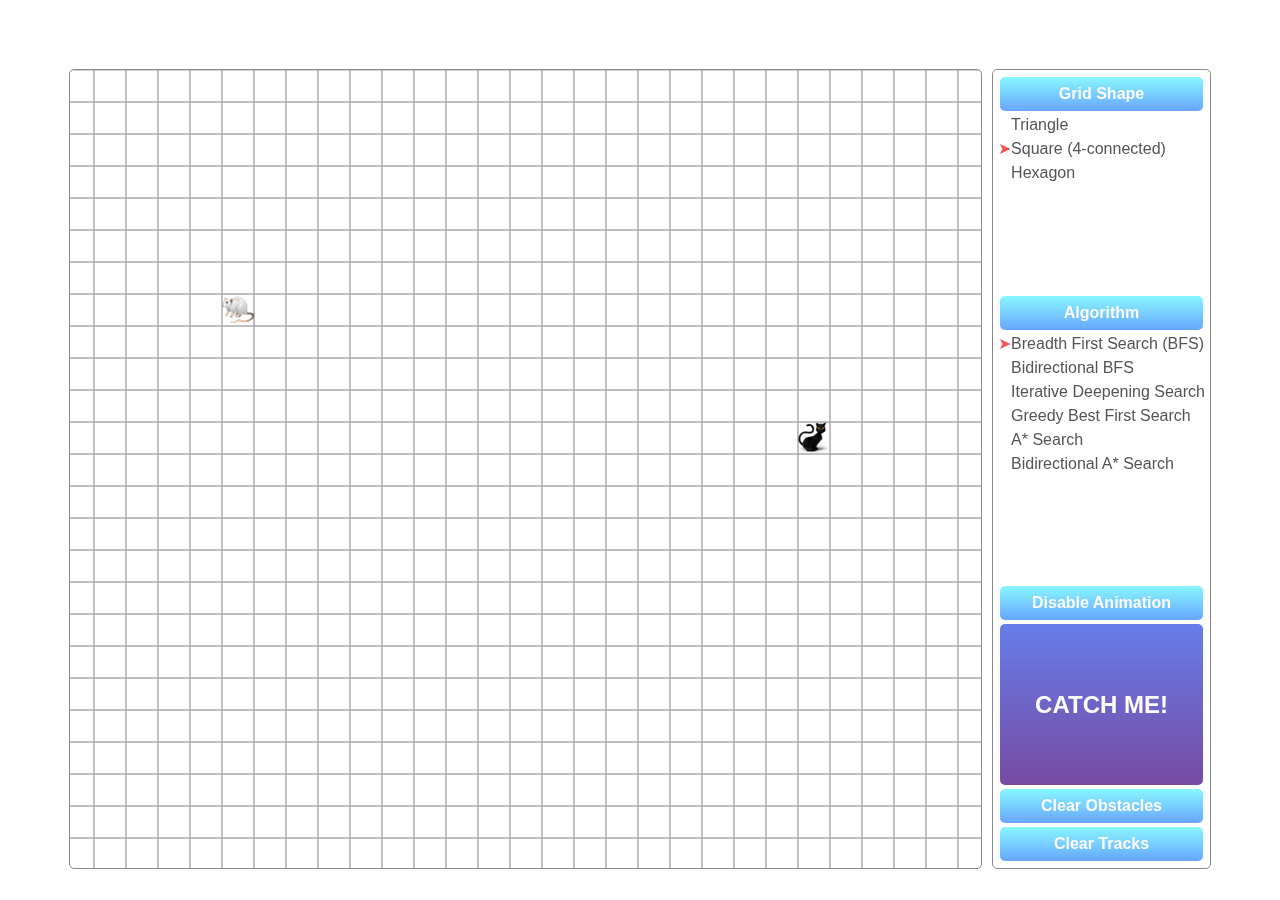
<file: index.html>
<!DOCTYPE html>
<html>
<head>
    <meta charset="utf-8">
    <title>CATCH ME IF YOU CAN!</title>
    <link rel="stylesheet" type="text/css" href="css/style.css">
</head>
<body>
    <div id="container">
    <div id="sub-container">
        <div id="map-container">
            <canvas id="grid-layer" width="2048" height="2048"></canvas>
            <canvas id="obstacle-layer" width="2048" height="2048"></canvas>
            <canvas id="src-dst-layer" width="2048" height="2048"></canvas>
            <canvas id="track-layer" width="2048" height="2048"></canvas>
        </div>
        <div id="panel">
            <div id="grid-shape">
                <button>Grid Shape</button>
                <input type="radio" name="grid-shape" value="0" id="triangle">
                <label for="triangle">Triangle</label>
                <input type="radio" name="grid-shape" value="1" id="square" checked="checked">
                <label for="square">Square (4-connected)</label>
                <input type="radio" name="grid-shape" value="2" id="hexagon">
                <label for="hexagon">Hexagon</label>
            </div>
            <div id="algorithm">
                <button>Algorithm</button>
                <input type="radio" name="algorithm" value="0" id="bfs" checked="checked">
                <label for="bfs">Breadth First Search (BFS)</label>
                <input type="radio" name="algorithm" value="1" id="bibfs">
                <label for="bibfs">Bidirectional BFS</label>
                <input type="radio" name="algorithm" value="2" id="ids">
                <label for="ids">Iterative Deepening Search</label>
                <input type="radio" name="algorithm" value="3" id="gbfs">
                <label for="gbfs">Greedy Best First Search</label>
                <input type="radio" name="algorithm" value="4" id="astar">
                <label for="astar">A* Search</label>
                <input type="radio" name="algorithm" value="5" id="biastar">
                <label for="biastar">Bidirectional A* Search</label>
            </div>
            <div id="buttons">
                <button id="animation">Disable Animation</button>
                <button id="catch-me">CATCH ME!</button>
                <button id="clear-obstacles">Clear Obstacles</button>
                <button id="clear-tracks">Clear Tracks</button>
            </div>
        </div>
    </div>
    </div>
    <script type="text/javascript" src="js/jquery-3.2.1.min.js"></script>
    <script type="text/javascript" src="js/utility.js"></script>
    <script type="text/javascript" src="js/painter.js"></script>
    <script type="text/javascript" src="js/searcher.js"></script>
    <script type="text/javascript" src="js/setup.js"></script>
</body>
</html>
</file>
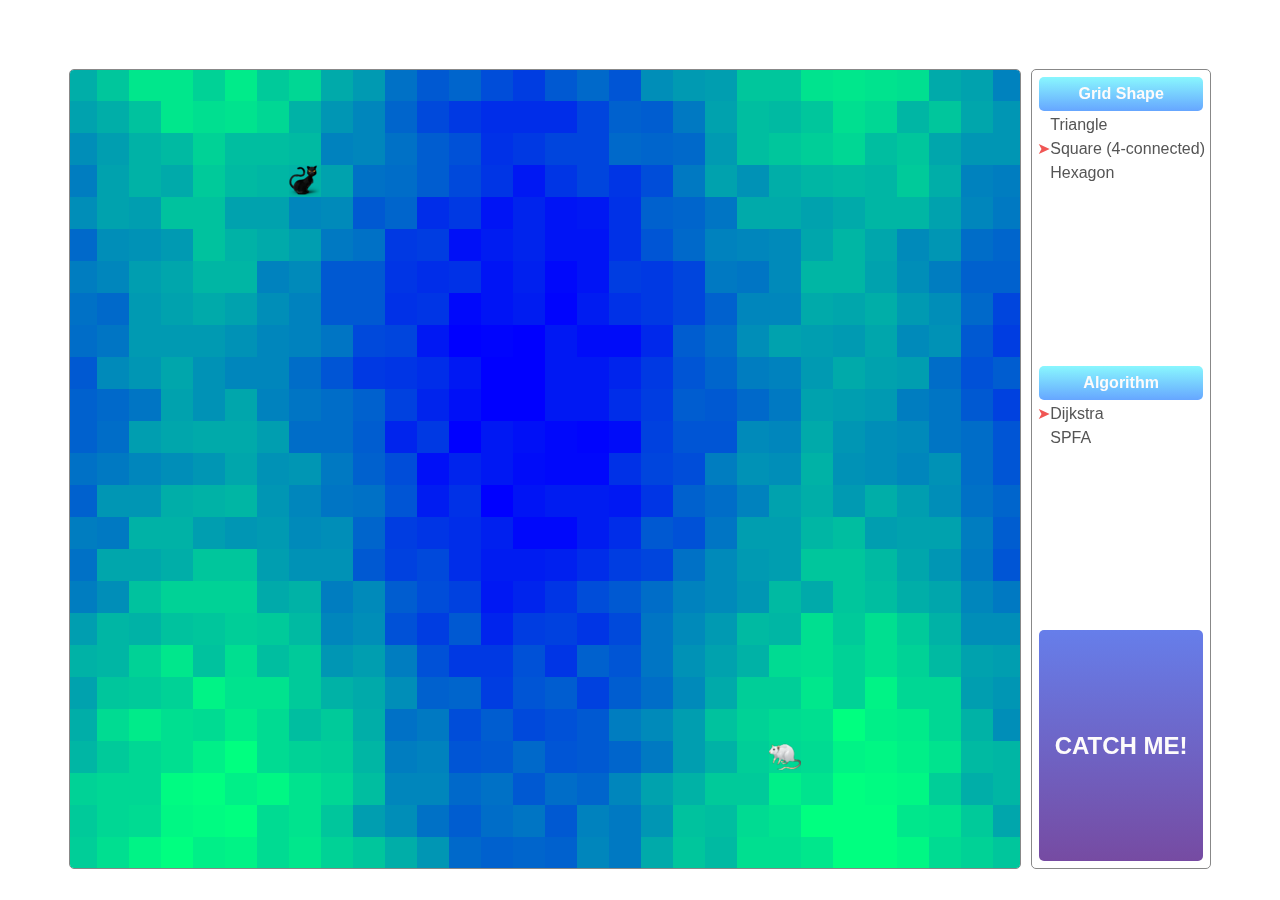
<file: contrib/index.html>
<!DOCTYPE html>
<html>
<head>
    <meta charset="utf-8">
    <title>CATCH ME IF YOU CAN!</title>
    <link rel="stylesheet" type="text/css" href="../css/style.css">
</head>
<body>
    <div id="container">
    <div id="sub-container">
        <div id="map-container">
            <canvas id="terrain-layer" width="2048" height="2048"></canvas>
            <canvas id="src-layer" width="2048" height="2048"></canvas>
            <canvas id="dst-layer" width="2048" height="2048"></canvas>
            <canvas id="track-layer" width="2048" height="2048"></canvas>
        </div>
        <div id="panel">
            <div id="grid-shape">
                <button>Grid Shape</button>
                <input type="radio" name="grid-shape" value="0" id="triangle">
                <label for="triangle">Triangle</label>
                <input type="radio" name="grid-shape" value="1" id="square" checked="checked">
                <label for="square">Square (4-connected)</label>
                <input type="radio" name="grid-shape" value="2" id="hexagon">
                <label for="hexagon">Hexagon</label>
            </div>
            <div id="algorithm">
                <button>Algorithm</button>
                <input type="radio" name="algorithm" value="0" id="dijkstra" checked="checked">
                <label for="dijkstra">Dijkstra</label>
                <input type="radio" name="algorithm" value="1" id="spfa">
                <label for="spfa">SPFA</label>
            </div>
            <div id="buttons">
                <button id="catch-me">CATCH ME!</button>
            </div>
        </div>
    </div>
    </div>
    <script type="text/javascript" src="../js/jquery-3.2.1.min.js"></script>
    <script type="text/javascript" src="../js/utility.js"></script>
    <script type="text/javascript" src="../js/painter.js"></script>
    <script type="text/javascript" src="searcher.js"></script>
    <script type="text/javascript" src="setup.js"></script>
</body>
</html>
</file>
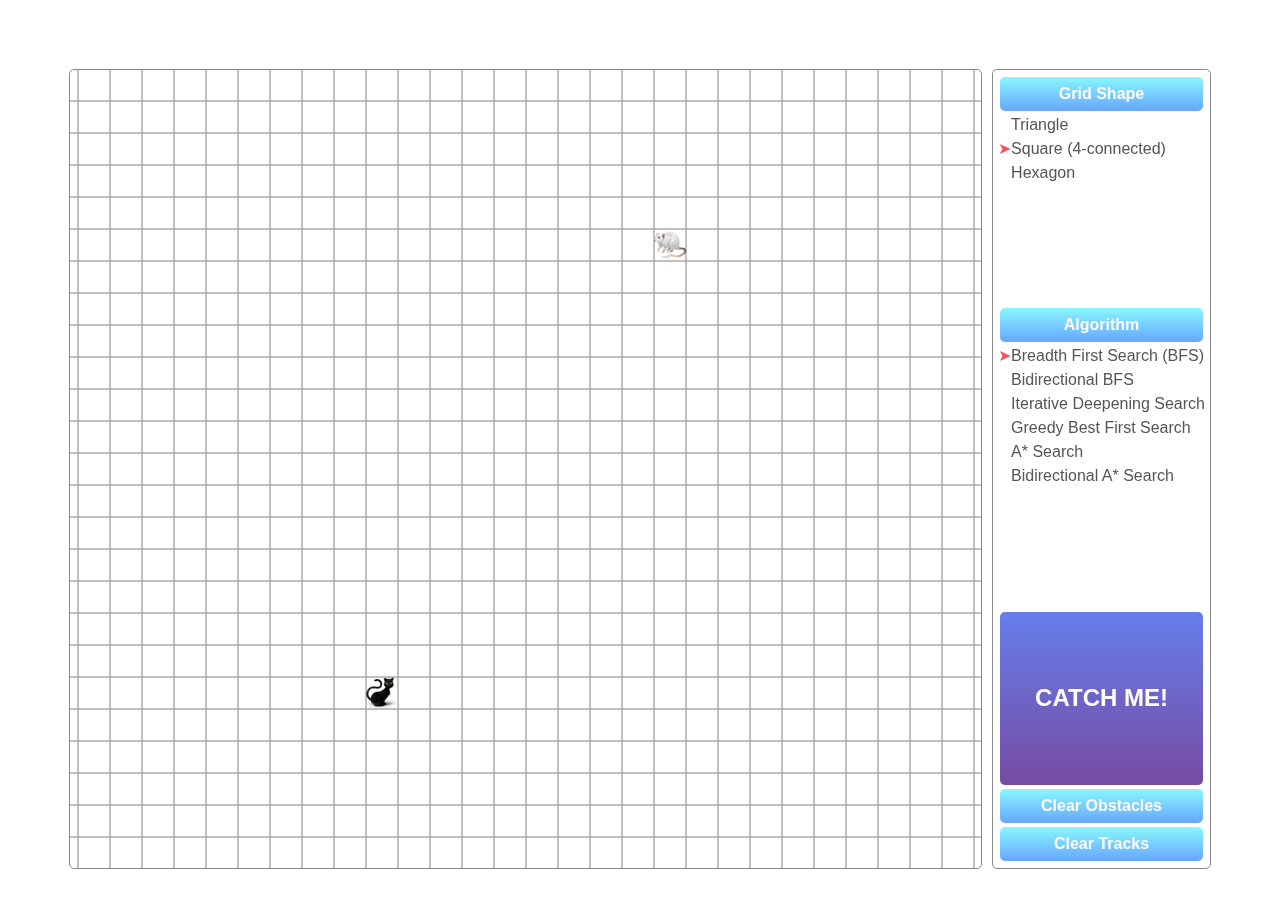
<file: rts.html>
<!DOCTYPE html>
<html>
<head>
    <meta charset="utf-8">
    <title>CATCH ME IF YOU CAN!</title>
    <link rel="stylesheet" type="text/css" href="css/style.css">
</head>
<body>
    <div id="container">
    <div id="sub-container">
        <div id="map-container">
            <canvas id="grid-layer" width="2048" height="2048"></canvas>
            <canvas id="obstacle-layer" width="2048" height="2048"></canvas>
            <canvas id="src-dst-layer" width="2048" height="2048"></canvas>
            <canvas id="track-layer" width="2048" height="2048"></canvas>
        </div>
        <div id="panel">
            <div id="grid-shape">
                <button>Grid Shape</button>
                <input type="radio" name="grid-shape" value="0" id="triangle">
                <label for="triangle">Triangle</label>
                <input type="radio" name="grid-shape" value="1" id="square" checked="checked">
                <label for="square">Square (4-connected)</label>
                <input type="radio" name="grid-shape" value="2" id="hexagon">
                <label for="hexagon">Hexagon</label>
            </div>
            <div id="algorithm">
                <button>Algorithm</button>
                <input type="radio" name="algorithm" value="0" id="bfs" checked="checked">
                <label for="bfs">Breadth First Search (BFS)</label>
                <input type="radio" name="algorithm" value="1" id="bibfs">
                <label for="bibfs">Bidirectional BFS</label>
                <input type="radio" name="algorithm" value="2" id="ids">
                <label for="ids">Iterative Deepening Search</label>
                <input type="radio" name="algorithm" value="3" id="gbfs">
                <label for="gbfs">Greedy Best First Search</label>
                <input type="radio" name="algorithm" value="4" id="astar">
                <label for="astar">A* Search</label>
                <input type="radio" name="algorithm" value="5" id="biastar">
                <label for="biastar">Bidirectional A* Search</label>
            </div>
            <div id="buttons">
                <button id="catch-me">CATCH ME!</button>
                <button id="clear-obstacles">Clear Obstacles</button>
                <button id="clear-tracks">Clear Tracks</button>
            </div>
        </div>
    </div>
    </div>
    <script type="text/javascript" src="js/jquery-3.2.1.min.js"></script>
    <script type="text/javascript" src="js/utility.js"></script>
    <script type="text/javascript" src="js/painter.js"></script>
    <script type="text/javascript" src="js/searcher.js"></script>
    <script type="text/javascript" src="js/rts/rts.js"></script>
</body>
</html>
</file>
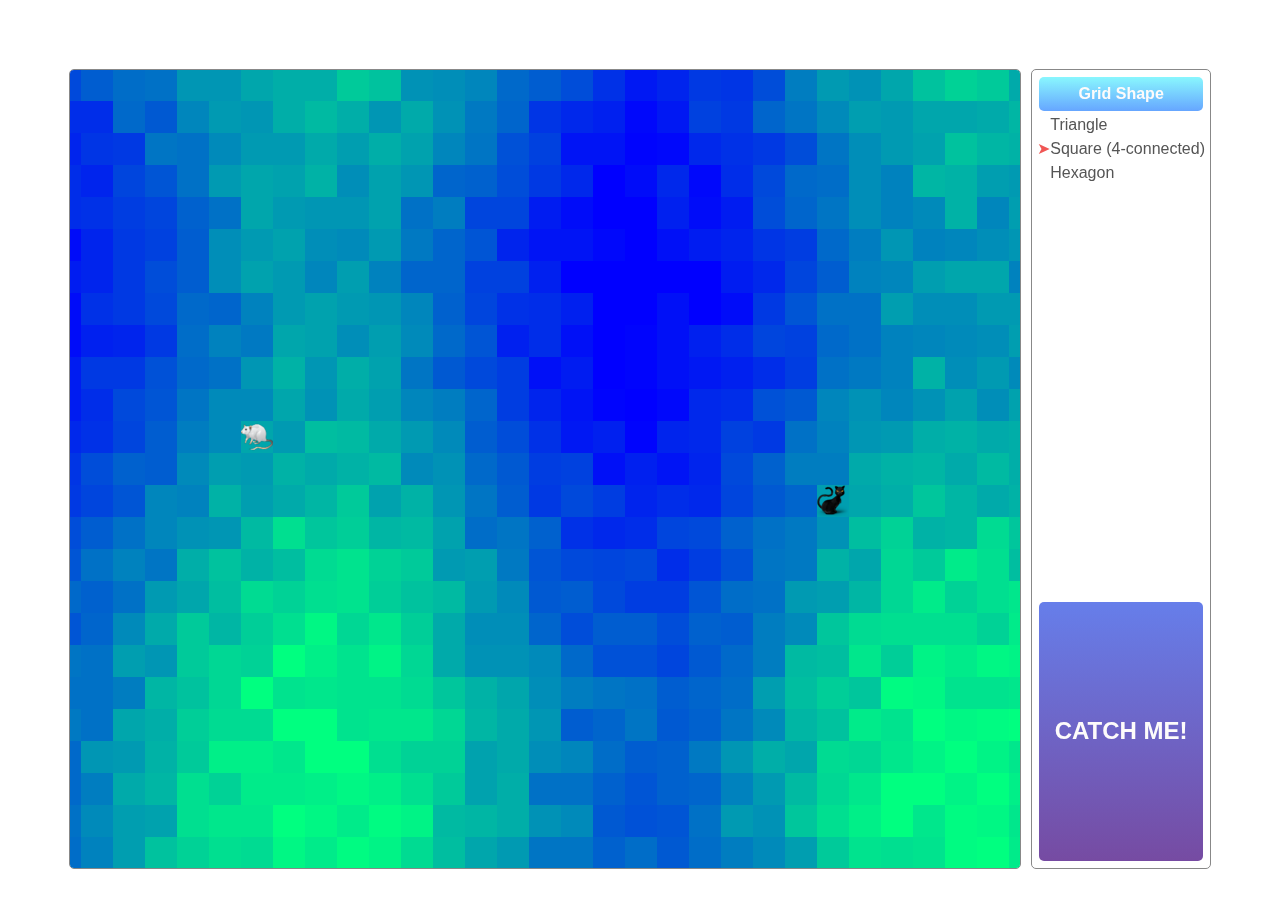
<file: rts2.html>
<!DOCTYPE html>
<html>
<head>
    <meta charset="utf-8">
    <title>CATCH ME IF YOU CAN!</title>
    <link rel="stylesheet" type="text/css" href="css/style.css">
</head>
<body>
    <div id="container">
    <div id="sub-container">
        <div id="map-container">
            <canvas id="terrain-layer" width="2048" height="2048"></canvas>
            <canvas id="src-dst-layer" width="2048" height="2048"></canvas>
            <canvas id="track-layer" width="2048" height="2048"></canvas>
        </div>
        <div id="panel">
            <div id="grid-shape">
                <button>Grid Shape</button>
                <input type="radio" name="grid-shape" value="0" id="triangle">
                <label for="triangle">Triangle</label>
                <input type="radio" name="grid-shape" value="1" id="square" checked="checked">
                <label for="square">Square (4-connected)</label>
                <input type="radio" name="grid-shape" value="2" id="hexagon">
                <label for="hexagon">Hexagon</label>
            </div>
            <div id="algorithm">
            </div>
            <div id="buttons">
                <button id="catch-me">CATCH ME!</button>
            </div>
        </div>
    </div>
    </div>
    <script type="text/javascript" src="js/jquery-3.2.1.min.js"></script>
    <script type="text/javascript" src="js/utility.js"></script>
    <script type="text/javascript" src="js/painter.js"></script>
    <script type="text/javascript" src="js/rts/rts2.js"></script>
</body>
</html>
</file>
<file: css/style.css>
html
{
    font-family: Tahoma, Helvetica, Arial, sans-serif;
    font-size: 100%;
    line-height: 150%;

    width: 100%;
    height: 100%;

    background: #fff;
}

body
{
    width: 100%;
    height: 100%;
    margin: 0;
    padding: 0;
}

#container
{
    width: 100%;
    height: 100%;
    margin: 0;
    padding: 0;
}

#sub-container
{
    position: absolute;
    top: 0;
    left: 0;

    display: -webkit-box;
    display: -webkit-flex;
    display: -ms-flexbox;
    display:         flex;

    width: 90%;
    height: 90%;
    margin: 5%;
    padding: 0;

    -webkit-box-pack: center;
    -webkit-justify-content: center;
    -ms-flex-pack: center;
            justify-content: center;
}

#map-container
{
    position: relative;

    overflow: auto;

    width: 100%;
    height: calc(100%-10px);
    margin: 5px;
    padding: 0;

    border: 1px solid #888;
    border-radius: 5px;
}

canvas
{
    position: absolute;
    top: 0;
    left: 0;
}

#obstacle-layer,
#track-layer
{
    z-index: -1;
}

#panel
{
    display: -webkit-box;
    display: -webkit-flex;
    display: -ms-flexbox;
    display:         flex;
            flex-direction: column;

    width: auto;
    height: calc(100%-10px);
    margin: 5px;
    padding: 5px;

    white-space: nowrap;

    border: 1px solid #888;
    border-radius: 5px;

    -webkit-box-orient: vertical;
    -webkit-box-direction: normal;
    -webkit-flex-direction: column;
        -ms-flex-direction: column;
}

#panel > *
{
    -webkit-box-flex: 1;
    -webkit-flex-grow: 1;
    -ms-flex-positive: 1;
            flex-grow: 1;
}

input[type='radio']
{
    display: none;
}

label
{
    color: #555;
}

label:before
{
    content: '\27a4';

    color: #fff;
}

label:hover:before
{
    color: #9ff;
}

input:checked + label:before
{
    color: #f05654;
}

button
{
    font-size: 100%;
    font-weight: bold;

    margin: 2px;
    padding: .5em;

    color: #fdfbfb;
    border: none;
    border-radius: 5px;
    background-image: -webkit-gradient(linear, left top, left bottom, from(#89f7fe), to(#66a6ff));
    background-image: -webkit-linear-gradient(top, #89f7fe, #66a6ff);
    background-image:      -o-linear-gradient(top, #89f7fe, #66a6ff);
    background-image:         linear-gradient(top, #89f7fe, #66a6ff);
}

button:hover
{
    font-size: 125%;

    color: #f05654;
}

#grid-shape
{
    display: -webkit-box;
    display: -webkit-flex;
    display: -ms-flexbox;
    display:         flex;
            flex-direction: column;

    -webkit-box-orient: vertical;
    -webkit-box-direction: normal;
    -webkit-flex-direction: column;
        -ms-flex-direction: column;
}

#algorithm
{
    display: -webkit-box;
    display: -webkit-flex;
    display: -ms-flexbox;
    display:         flex;
            flex-direction: column;

    -webkit-box-orient: vertical;
    -webkit-box-direction: normal;
    -webkit-flex-direction: column;
        -ms-flex-direction: column;
}

#buttons
{
    display: -webkit-box;
    display: -webkit-flex;
    display: -ms-flexbox;
    display:         flex;
            flex-direction: column;

    -webkit-box-orient: vertical;
    -webkit-box-direction: normal;
    -webkit-flex-direction: column;
        -ms-flex-direction: column;
}

#button > *
{
    -webkit-box-flex: 1;
    -webkit-flex-grow: 1;
    -ms-flex-positive: 1;
            flex-grow: 1;
}

#catch-me
{
    font-size: 150%;

    background-image: -webkit-gradient(linear, left top, left bottom, from(top), color-stop(#667eea), to(#764ba2));
    background-image: -webkit-linear-gradient(top, #667eea, #764ba2);
    background-image:      -o-linear-gradient(top, #667eea, #764ba2);
    background-image:         linear-gradient(top, #667eea, #764ba2);

    -webkit-box-flex: 2;
    -webkit-flex-grow: 2;
    -ms-flex-positive: 2;
            flex-grow: 2;
}

#catch-me:hover
{
    font-size: 175%;
}
</file>
